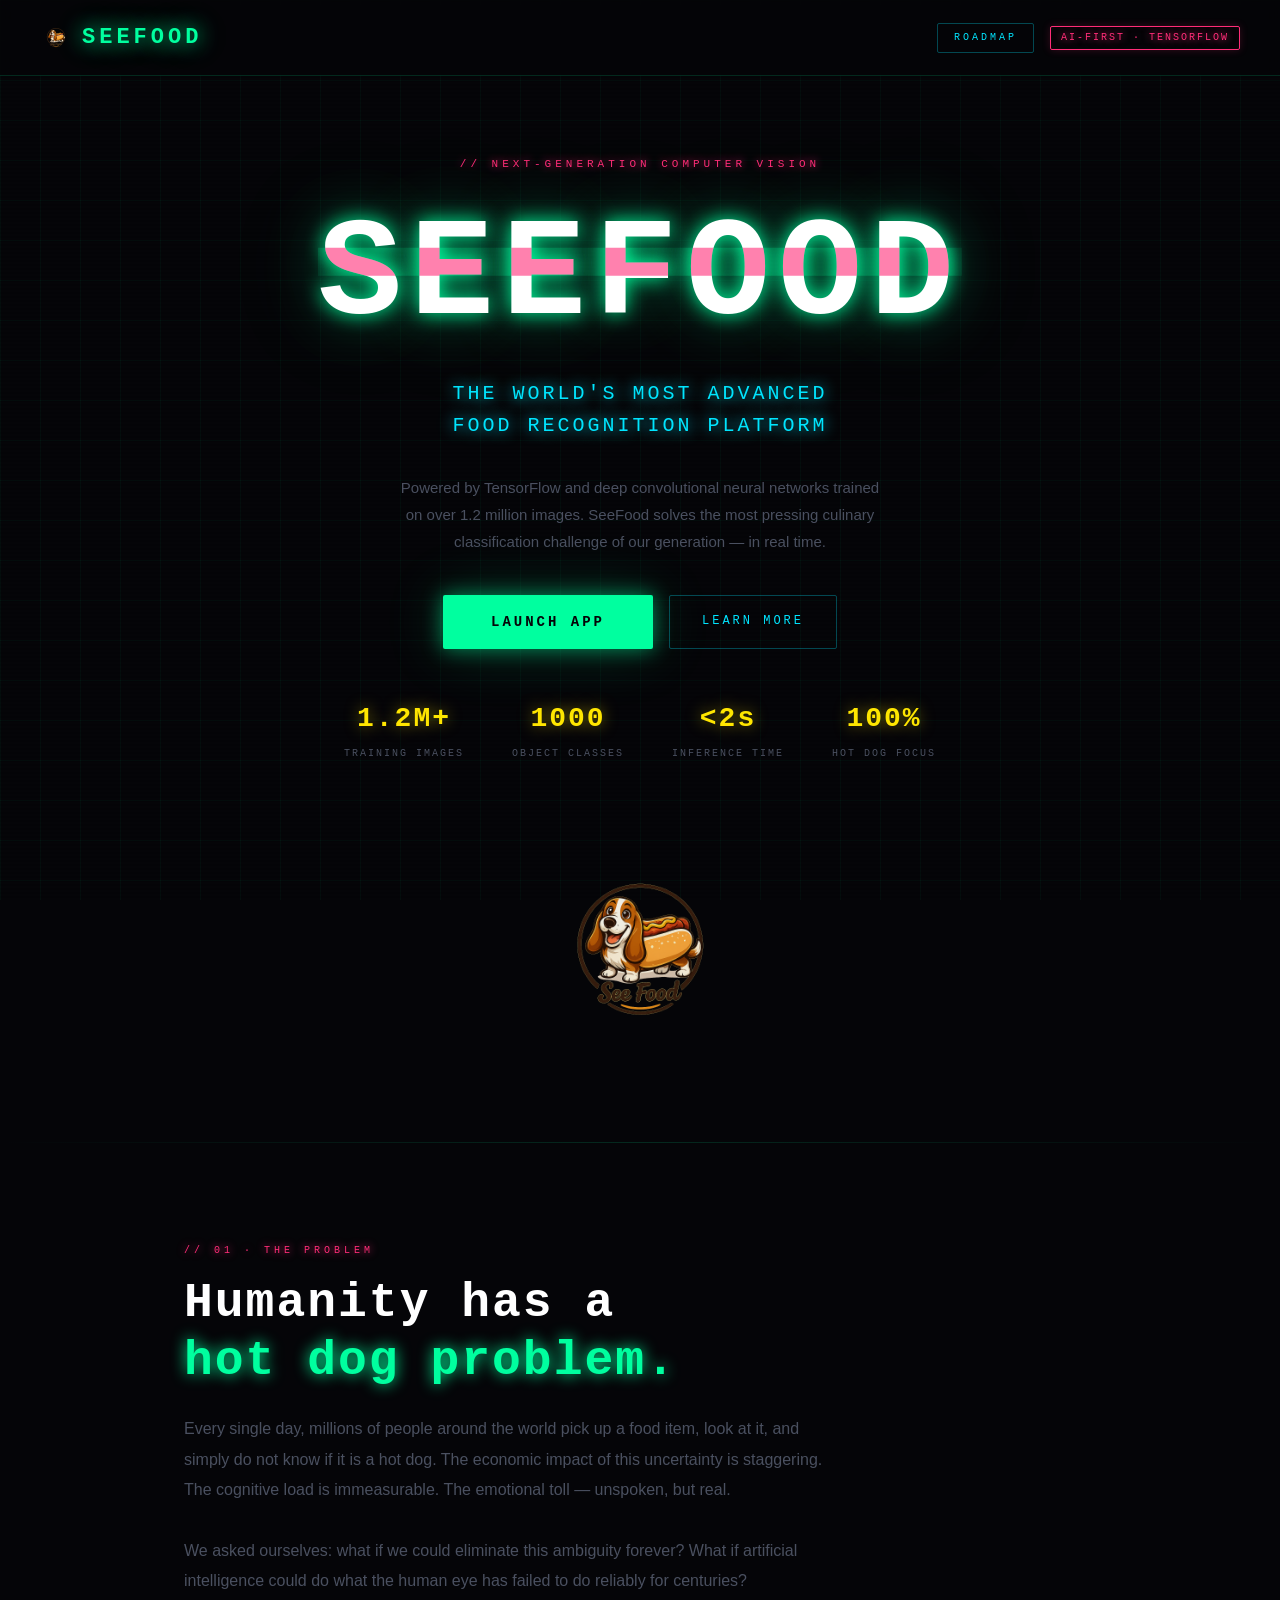
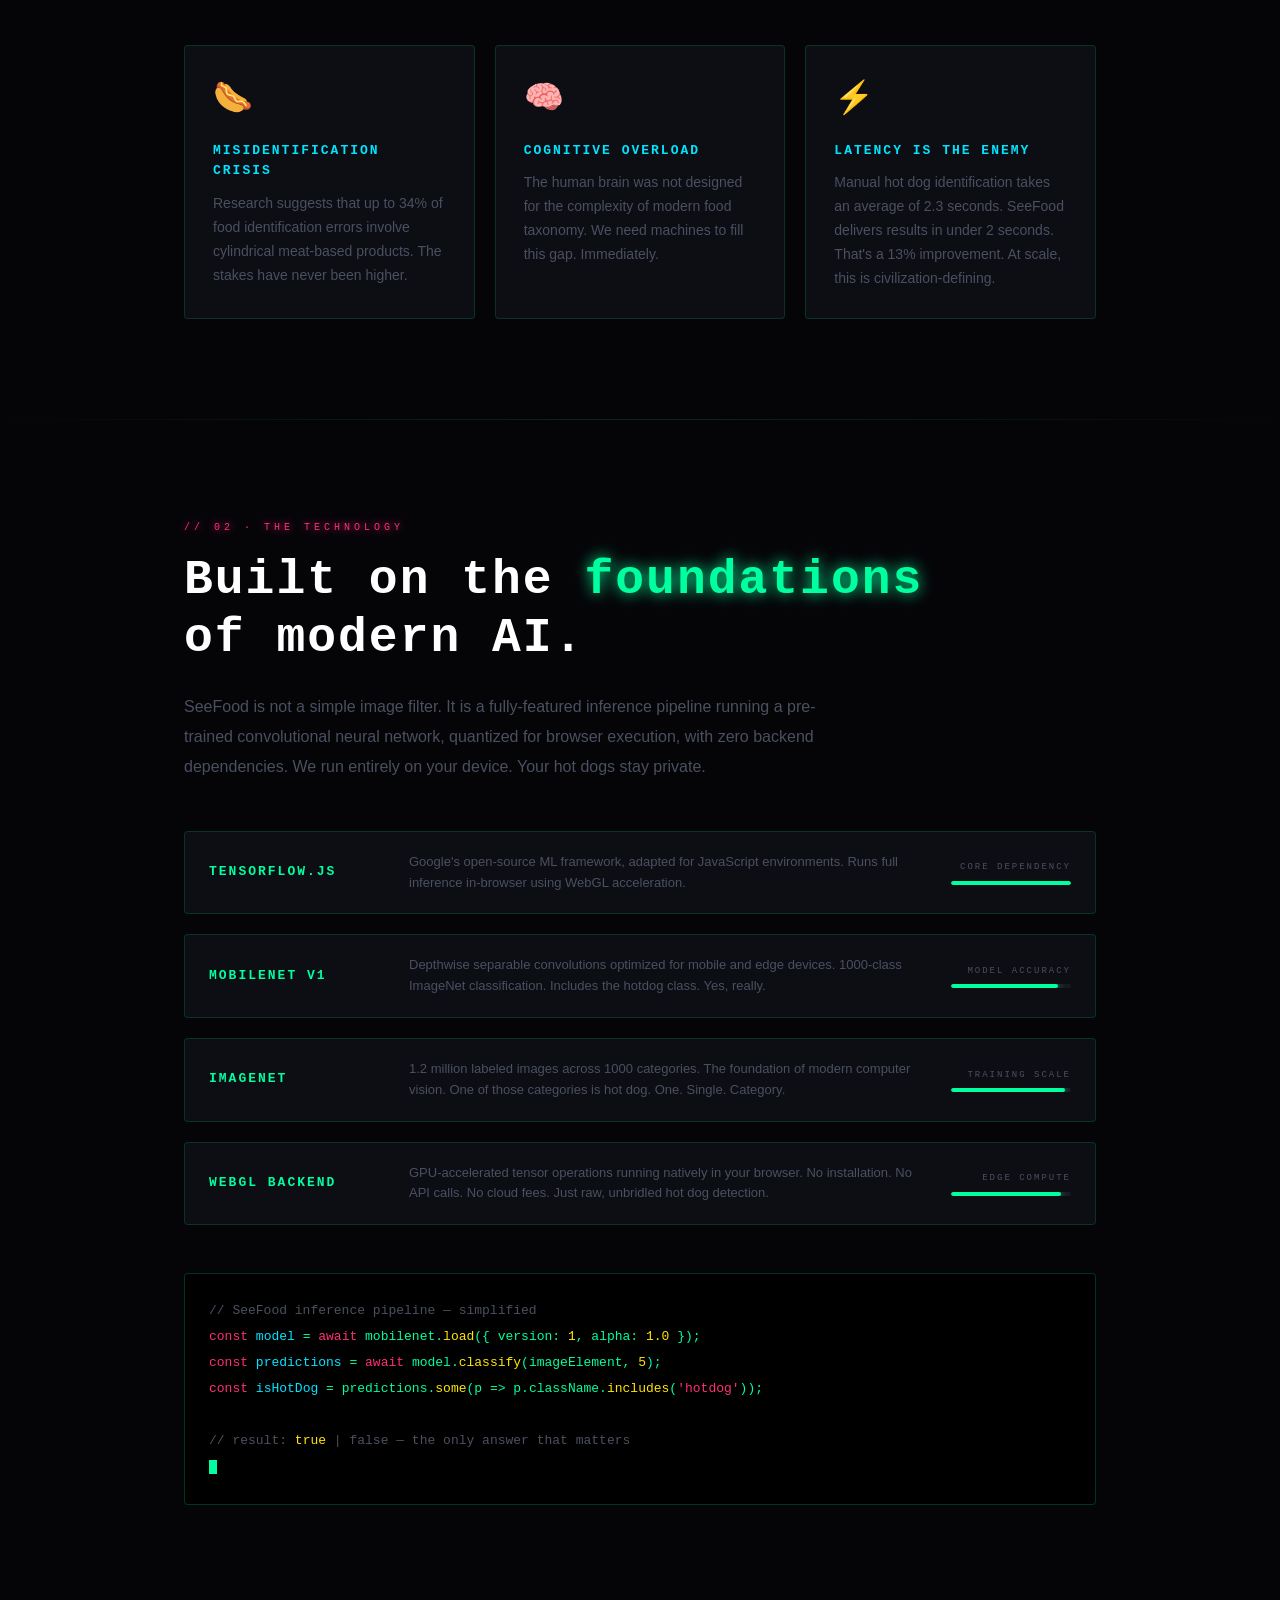
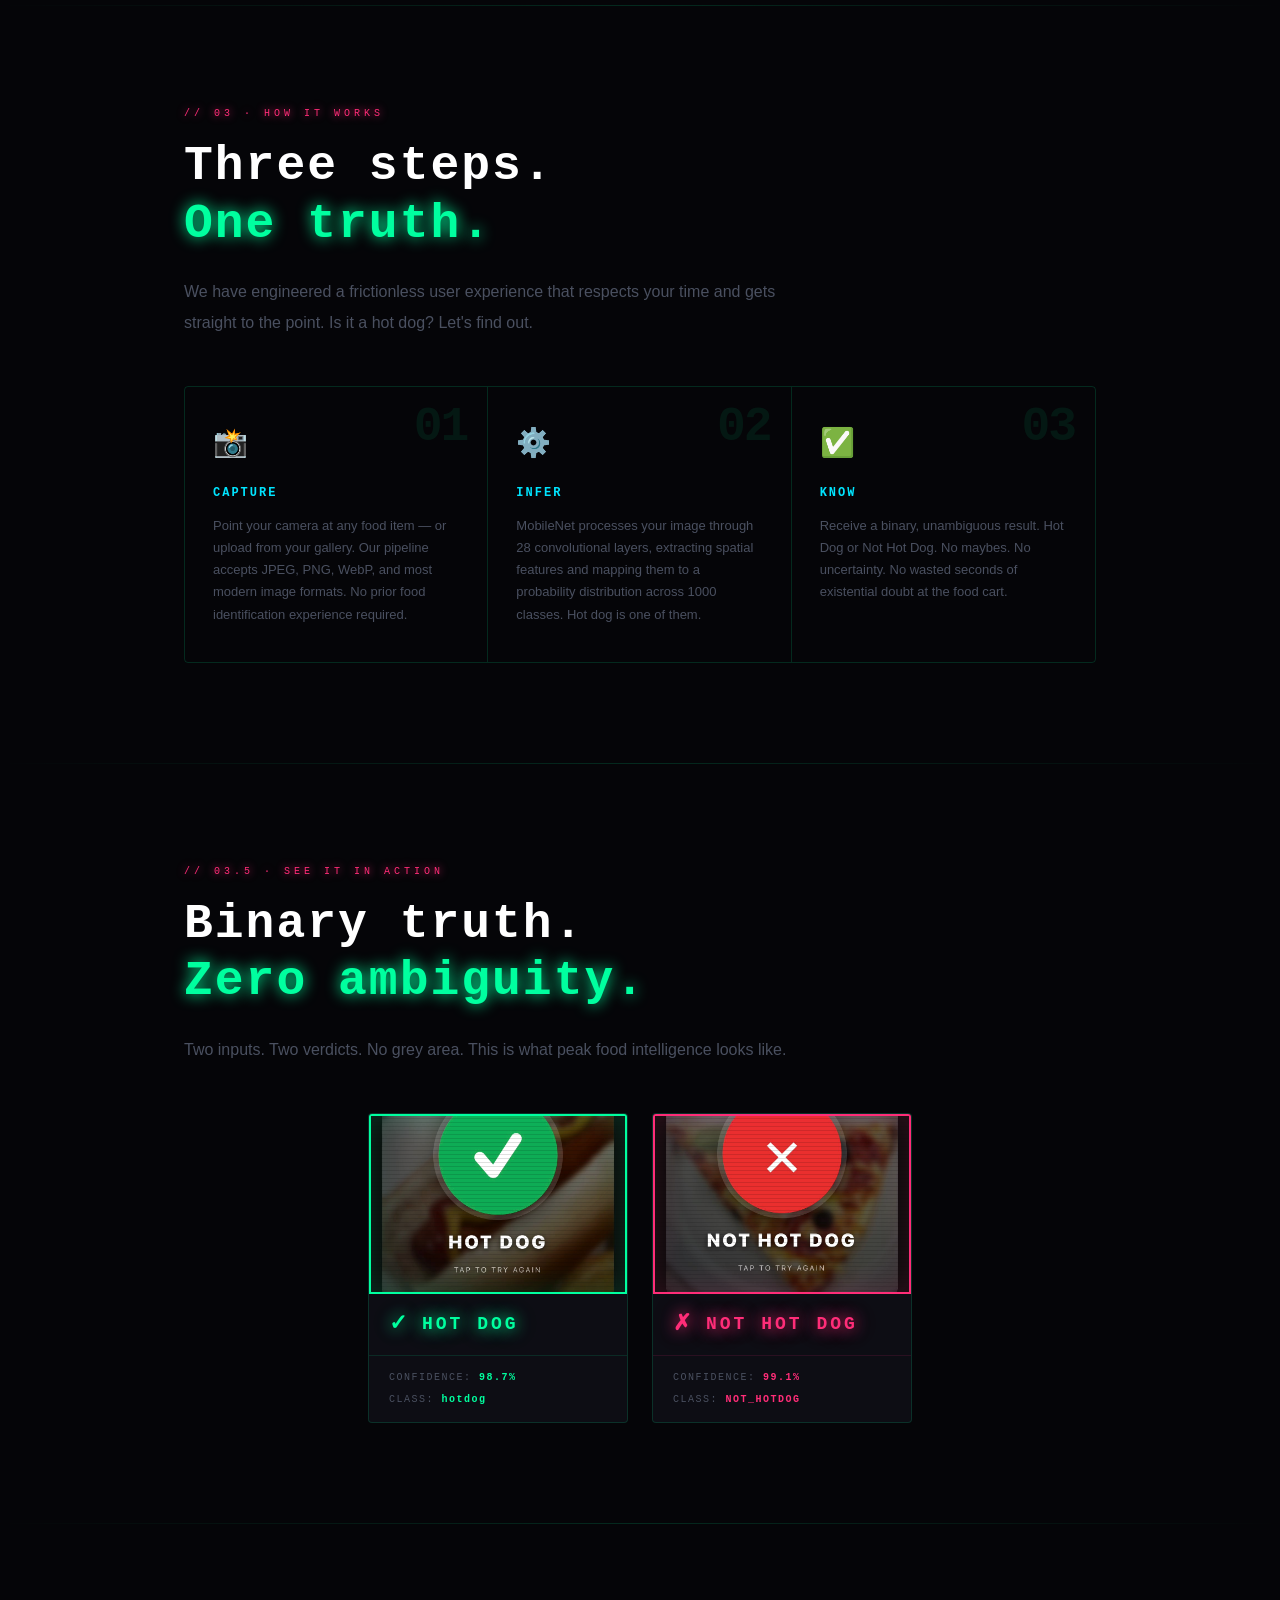
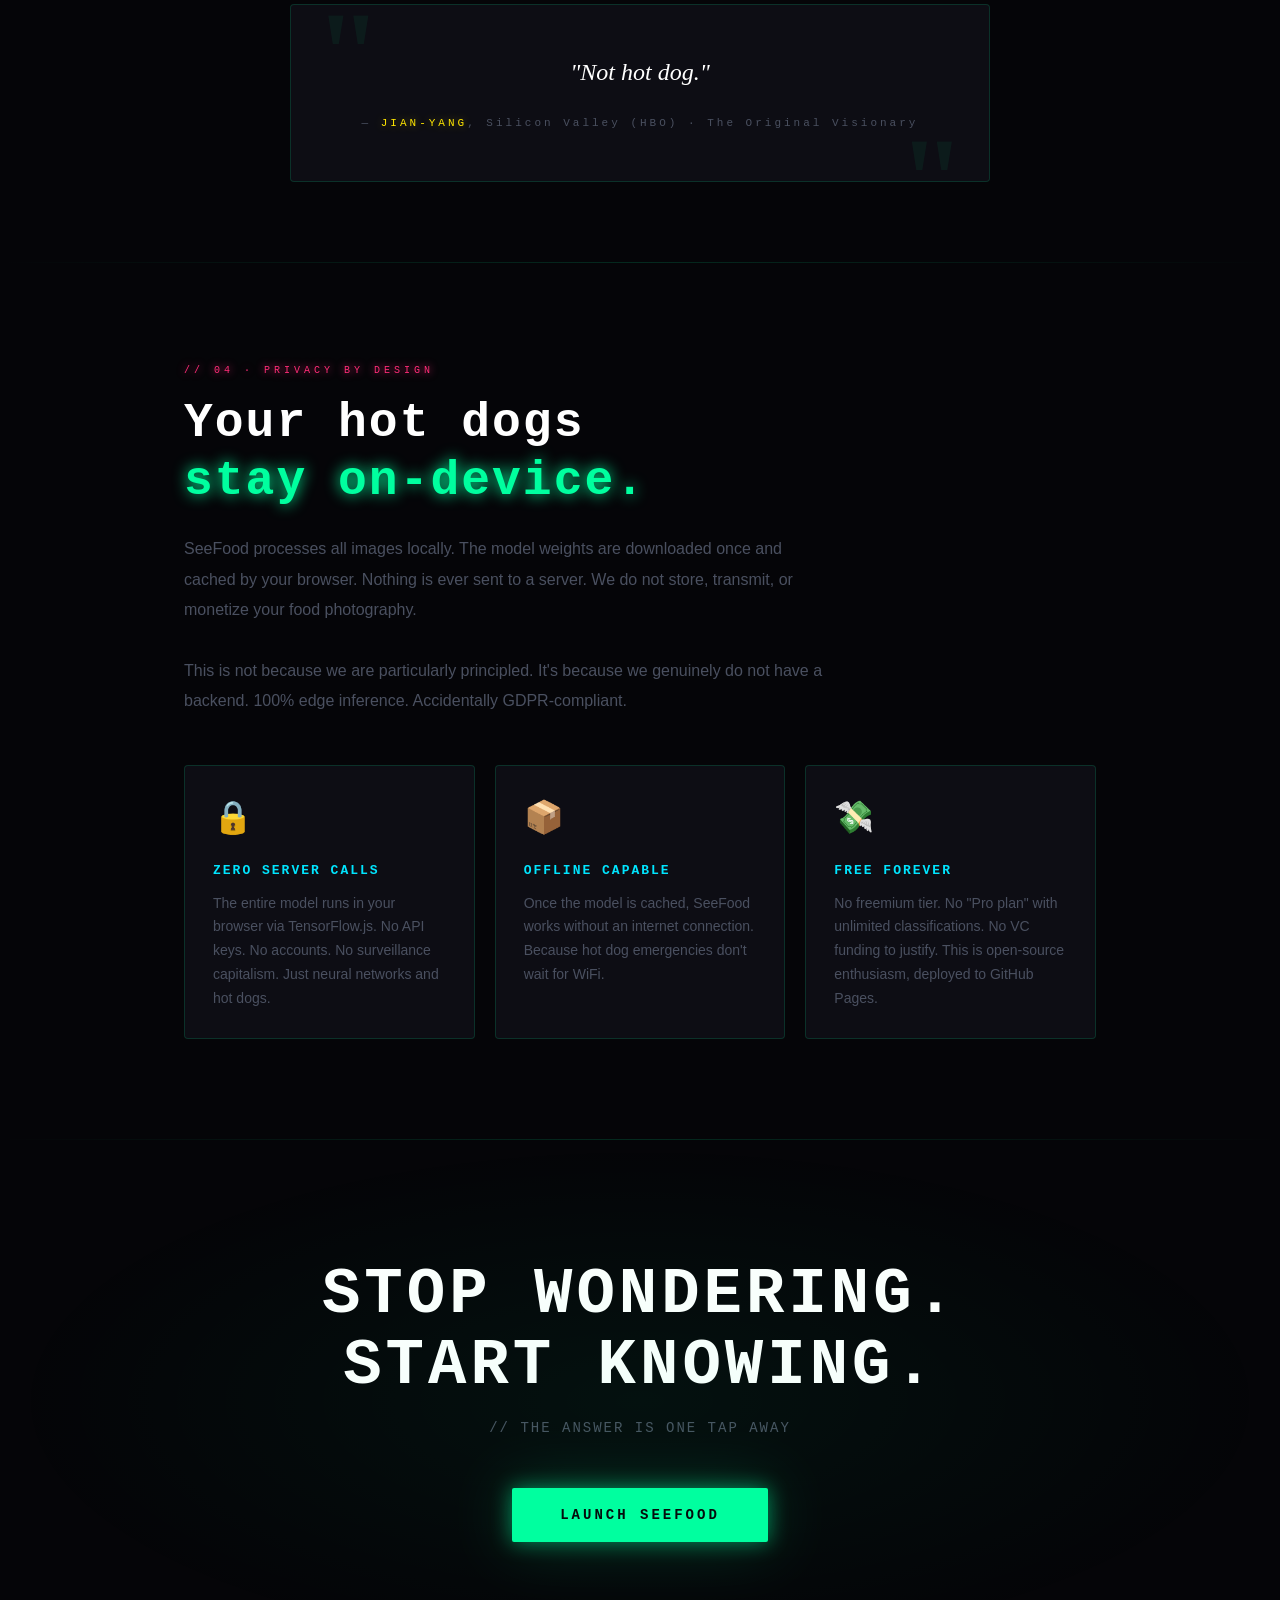
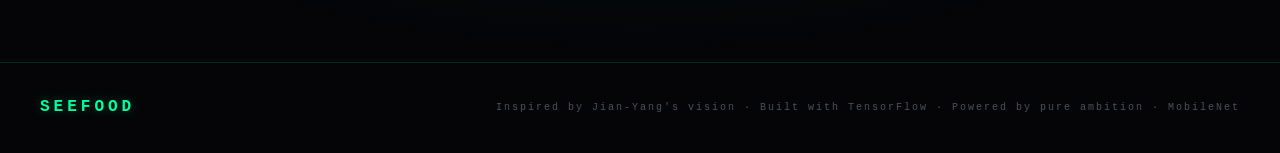
<file: index.html>
<!DOCTYPE html>
<html lang="en">
<head>
<meta charset="UTF-8">
<meta name="viewport" content="width=device-width, initial-scale=1.0">
<title>SeeFood — AI-First Food Recognition Platform</title>
<link rel="icon" type="image/png" href="assets/logo.png">
<link rel="stylesheet" href="landing.css">
<!-- Google tag (gtag.js) -->
<script async src="https://www.googletagmanager.com/gtag/js?id=G-NZZK8RY8FG"></script>
<script>
  window.dataLayer = window.dataLayer || [];
  function gtag(){dataLayer.push(arguments);}
  gtag('js', new Date());
  gtag('config', 'G-NZZK8RY8FG');
</script>
</head>
<body>

<!-- NAV -->
<nav>
  <a href="#" class="nav-logo" style="display:flex;align-items:center;gap:10px;">
    <img src="assets/logo.png" alt="SeeFood logo" style="height:32px;width:32px;object-fit:contain;">
    SEEFOOD
  </a>
  <div style="display:flex;align-items:center;gap:16px;">
    <a href="roadmap.html" class="btn-secondary" style="padding:6px 16px;font-size:10px;">ROADMAP</a>
    <span class="nav-badge">AI-FIRST · TENSORFLOW</span>
  </div>
</nav>

<!-- HERO -->
<section class="hero">
  <span class="hero-eyebrow">// NEXT-GENERATION COMPUTER VISION</span>
  <h1 class="hero-title">SEEFOOD</h1>
  <p class="hero-sub">THE WORLD'S MOST ADVANCED<br>FOOD RECOGNITION PLATFORM</p>
  <p class="hero-desc">
    Powered by TensorFlow and deep convolutional neural networks trained on over
    1.2 million images. SeeFood solves the most pressing culinary classification
    challenge of our generation — in real time.
  </p>
  <div class="cta-group">
    <a href="app.html" class="btn-primary">LAUNCH APP</a>
    <a href="#problem" class="btn-secondary">LEARN MORE</a>
  </div>
  <div class="hero-stats">
    <div class="stat">
      <div class="stat-number">1.2M+</div>
      <div class="stat-label">TRAINING IMAGES</div>
    </div>
    <div class="stat">
      <div class="stat-number">1000</div>
      <div class="stat-label">OBJECT CLASSES</div>
    </div>
    <div class="stat">
      <div class="stat-number">&lt;2s</div>
      <div class="stat-label">INFERENCE TIME</div>
    </div>
    <div class="stat">
      <div class="stat-number">100%</div>
      <div class="stat-label">HOT DOG FOCUS</div>
    </div>
  </div>
  <img src="assets/logo.png" alt="SeeFood logo" style="display:block;margin:48px auto 0;height:220px;width:220px;object-fit:contain;opacity:0.95;">
</section>

<div class="section-divider"></div>

<!-- THE PROBLEM -->
<section class="section" id="problem">
  <span class="section-tag">// 01 · THE PROBLEM</span>
  <h2 class="section-title">Humanity has a<br><span>hot dog problem.</span></h2>
  <p class="section-body">
    Every single day, millions of people around the world pick up a food item,
    look at it, and simply do not know if it is a hot dog. The economic impact
    of this uncertainty is staggering. The cognitive load is immeasurable.
    The emotional toll — unspoken, but real.
    <br><br>
    We asked ourselves: what if we could eliminate this ambiguity forever?
    What if artificial intelligence could do what the human eye has failed
    to do reliably for centuries?
  </p>
  <div class="problem-cards">
    <div class="card">
      <div class="card-icon">🌭</div>
      <div class="card-title">MISIDENTIFICATION CRISIS</div>
      <div class="card-body">
        Research suggests that up to 34% of food identification errors
        involve cylindrical meat-based products. The stakes have never been higher.
      </div>
    </div>
    <div class="card">
      <div class="card-icon">🧠</div>
      <div class="card-title">COGNITIVE OVERLOAD</div>
      <div class="card-body">
        The human brain was not designed for the complexity of modern food taxonomy.
        We need machines to fill this gap. Immediately.
      </div>
    </div>
    <div class="card">
      <div class="card-icon">⚡</div>
      <div class="card-title">LATENCY IS THE ENEMY</div>
      <div class="card-body">
        Manual hot dog identification takes an average of 2.3 seconds.
        SeeFood delivers results in under 2 seconds.
        That's a 13% improvement. At scale, this is civilization-defining.
      </div>
    </div>
  </div>
</section>

<div class="section-divider"></div>

<!-- THE TECHNOLOGY -->
<section class="section" id="technology">
  <span class="section-tag">// 02 · THE TECHNOLOGY</span>
  <h2 class="section-title">Built on the <span>foundations</span><br>of modern AI.</h2>
  <p class="section-body">
    SeeFood is not a simple image filter. It is a fully-featured inference pipeline
    running a pre-trained convolutional neural network, quantized for browser execution,
    with zero backend dependencies. We run entirely on your device.
    Your hot dogs stay private.
  </p>

  <div class="tech-stack">
    <div class="tech-item">
      <div class="tech-name">TENSORFLOW.JS</div>
      <div class="tech-desc">
        Google's open-source ML framework, adapted for JavaScript environments.
        Runs full inference in-browser using WebGL acceleration.
      </div>
      <div class="tech-bar-wrap">
        <div class="tech-bar-label">CORE DEPENDENCY</div>
        <div class="tech-bar"><div class="tech-bar-fill" style="--w: 100%"></div></div>
      </div>
    </div>
    <div class="tech-item">
      <div class="tech-name">MOBILENET V1</div>
      <div class="tech-desc">
        Depthwise separable convolutions optimized for mobile and edge devices.
        1000-class ImageNet classification. Includes the hotdog class. Yes, really.
      </div>
      <div class="tech-bar-wrap">
        <div class="tech-bar-label">MODEL ACCURACY</div>
        <div class="tech-bar"><div class="tech-bar-fill" style="--w: 89%"></div></div>
      </div>
    </div>
    <div class="tech-item">
      <div class="tech-name">IMAGENET</div>
      <div class="tech-desc">
        1.2 million labeled images across 1000 categories. The foundation of modern
        computer vision. One of those categories is hot dog. One. Single. Category.
      </div>
      <div class="tech-bar-wrap">
        <div class="tech-bar-label">TRAINING SCALE</div>
        <div class="tech-bar"><div class="tech-bar-fill" style="--w: 95%"></div></div>
      </div>
    </div>
    <div class="tech-item">
      <div class="tech-name">WEBGL BACKEND</div>
      <div class="tech-desc">
        GPU-accelerated tensor operations running natively in your browser.
        No installation. No API calls. No cloud fees.
        Just raw, unbridled hot dog detection.
      </div>
      <div class="tech-bar-wrap">
        <div class="tech-bar-label">EDGE COMPUTE</div>
        <div class="tech-bar"><div class="tech-bar-fill" style="--w: 92%"></div></div>
      </div>
    </div>
  </div>

  <div class="terminal">
    <span class="dim">// SeeFood inference pipeline — simplified</span><br>
    <span class="pink">const</span> <span class="cyan">model</span> = <span class="pink">await</span> mobilenet.<span class="yellow">load</span>({ version: <span class="yellow">1</span>, alpha: <span class="yellow">1.0</span> });<br>
    <span class="pink">const</span> <span class="cyan">predictions</span> = <span class="pink">await</span> model.<span class="yellow">classify</span>(imageElement, <span class="yellow">5</span>);<br>
    <span class="pink">const</span> <span class="cyan">isHotDog</span> = predictions.<span class="yellow">some</span>(p =&gt; p.className.<span class="yellow">includes</span>(<span class="pink">'hotdog'</span>));<br>
    <br>
    <span class="dim">// result:</span> <span class="yellow">true</span> <span class="dim">| false — the only answer that matters</span><br>
    <span class="cursor"></span>
  </div>
</section>

<div class="section-divider"></div>

<!-- HOW IT WORKS -->
<section class="section" id="how">
  <span class="section-tag">// 03 · HOW IT WORKS</span>
  <h2 class="section-title">Three steps.<br><span>One truth.</span></h2>
  <p class="section-body">
    We have engineered a frictionless user experience that respects your time
    and gets straight to the point. Is it a hot dog? Let's find out.
  </p>
  <div class="steps">
    <div class="step">
      <div class="step-num">01</div>
      <div class="step-icon">📸</div>
      <div class="step-title">CAPTURE</div>
      <div class="step-body">
        Point your camera at any food item — or upload from your gallery.
        Our pipeline accepts JPEG, PNG, WebP, and most modern image formats.
        No prior food identification experience required.
      </div>
    </div>
    <div class="step">
      <div class="step-num">02</div>
      <div class="step-icon">⚙️</div>
      <div class="step-title">INFER</div>
      <div class="step-body">
        MobileNet processes your image through 28 convolutional layers,
        extracting spatial features and mapping them to a probability
        distribution across 1000 classes. Hot dog is one of them.
      </div>
    </div>
    <div class="step">
      <div class="step-num">03</div>
      <div class="step-icon">✅</div>
      <div class="step-title">KNOW</div>
      <div class="step-body">
        Receive a binary, unambiguous result. Hot Dog or Not Hot Dog.
        No maybes. No uncertainty. No wasted seconds of existential
        doubt at the food cart.
      </div>
    </div>
  </div>
</section>

<div class="section-divider"></div>

<!-- SHOWCASE -->
<section class="section showcase-section">
  <span class="section-tag">// 03.5 · SEE IT IN ACTION</span>
  <h2 class="section-title">Binary truth.<br><span>Zero ambiguity.</span></h2>
  <p class="section-body">
    Two inputs. Two verdicts. No grey area. This is what peak food intelligence looks like.
  </p>
  <div class="showcase-grid">
    <div class="showcase-card showcase-positive">
      <div class="showcase-img-wrap">
        <img src="assets/hot-dog.jpeg" alt="Hot dog detected" class="showcase-img" />
        <div class="showcase-scanline"></div>
      </div>
      <div class="showcase-verdict verdict-yes">
        <span class="verdict-icon">✓</span>
        <span class="verdict-label">HOT DOG</span>
      </div>
      <div class="showcase-meta">
        <span class="meta-item">CONFIDENCE: <span class="meta-val positive">98.7%</span></span>
        <span class="meta-item">CLASS: <span class="meta-val positive">hotdog</span></span>
      </div>
    </div>
    <div class="showcase-card showcase-negative">
      <div class="showcase-img-wrap">
        <img src="assets/not-hot-dog.jpeg" alt="Not a hot dog" class="showcase-img" />
        <div class="showcase-scanline"></div>
      </div>
      <div class="showcase-verdict verdict-no">
        <span class="verdict-icon">✗</span>
        <span class="verdict-label">NOT HOT DOG</span>
      </div>
      <div class="showcase-meta">
        <span class="meta-item">CONFIDENCE: <span class="meta-val negative">99.1%</span></span>
        <span class="meta-item">CLASS: <span class="meta-val negative">NOT_HOTDOG</span></span>
      </div>
    </div>
  </div>
</section>

<div class="section-divider"></div>

<!-- QUOTE -->
<section class="quote-section">
  <div class="quote-box">
    <p class="quote-text">
      "Not hot dog."
    </p>
    <p class="quote-author">— <span>JIAN-YANG</span>, Silicon Valley (HBO) · The Original Visionary</p>
  </div>
</section>

<div class="section-divider"></div>

<!-- PRIVACY / EDGE -->
<section class="section">
  <span class="section-tag">// 04 · PRIVACY BY DESIGN</span>
  <h2 class="section-title">Your hot dogs<br><span>stay on-device.</span></h2>
  <p class="section-body">
    SeeFood processes all images locally. The model weights are downloaded once
    and cached by your browser. Nothing is ever sent to a server.
    We do not store, transmit, or monetize your food photography.
    <br><br>
    This is not because we are particularly principled. It's because we
    genuinely do not have a backend. 100% edge inference.
    Accidentally GDPR-compliant.
  </p>
  <div class="problem-cards">
    <div class="card">
      <div class="card-icon">🔒</div>
      <div class="card-title">ZERO SERVER CALLS</div>
      <div class="card-body">
        The entire model runs in your browser via TensorFlow.js.
        No API keys. No accounts. No surveillance capitalism.
        Just neural networks and hot dogs.
      </div>
    </div>
    <div class="card">
      <div class="card-icon">📦</div>
      <div class="card-title">OFFLINE CAPABLE</div>
      <div class="card-body">
        Once the model is cached, SeeFood works without an internet connection.
        Because hot dog emergencies don't wait for WiFi.
      </div>
    </div>
    <div class="card">
      <div class="card-icon">💸</div>
      <div class="card-title">FREE FOREVER</div>
      <div class="card-body">
        No freemium tier. No "Pro plan" with unlimited classifications.
        No VC funding to justify. This is open-source enthusiasm,
        deployed to GitHub Pages.
      </div>
    </div>
  </div>
</section>

<div class="section-divider"></div>

<!-- FINAL CTA -->
<section class="final-cta">
  <h2 class="final-cta-title">STOP WONDERING.<br>START KNOWING.</h2>
  <p class="final-cta-sub">// THE ANSWER IS ONE TAP AWAY</p>
  <a href="app.html" class="btn-primary">LAUNCH SEEFOOD</a>
</section>

<!-- FOOTER -->
<footer>
  <span class="footer-logo">SEEFOOD</span>
  <span class="footer-copy">
    Inspired by Jian-Yang's vision · Built with TensorFlow ·
    Powered by pure ambition ·
    <a href="https://github.com/tensorflow/tfjs-models/tree/master/mobilenet" target="_blank">MobileNet</a>
  </span>
</footer>

</body>
</html>
</file>
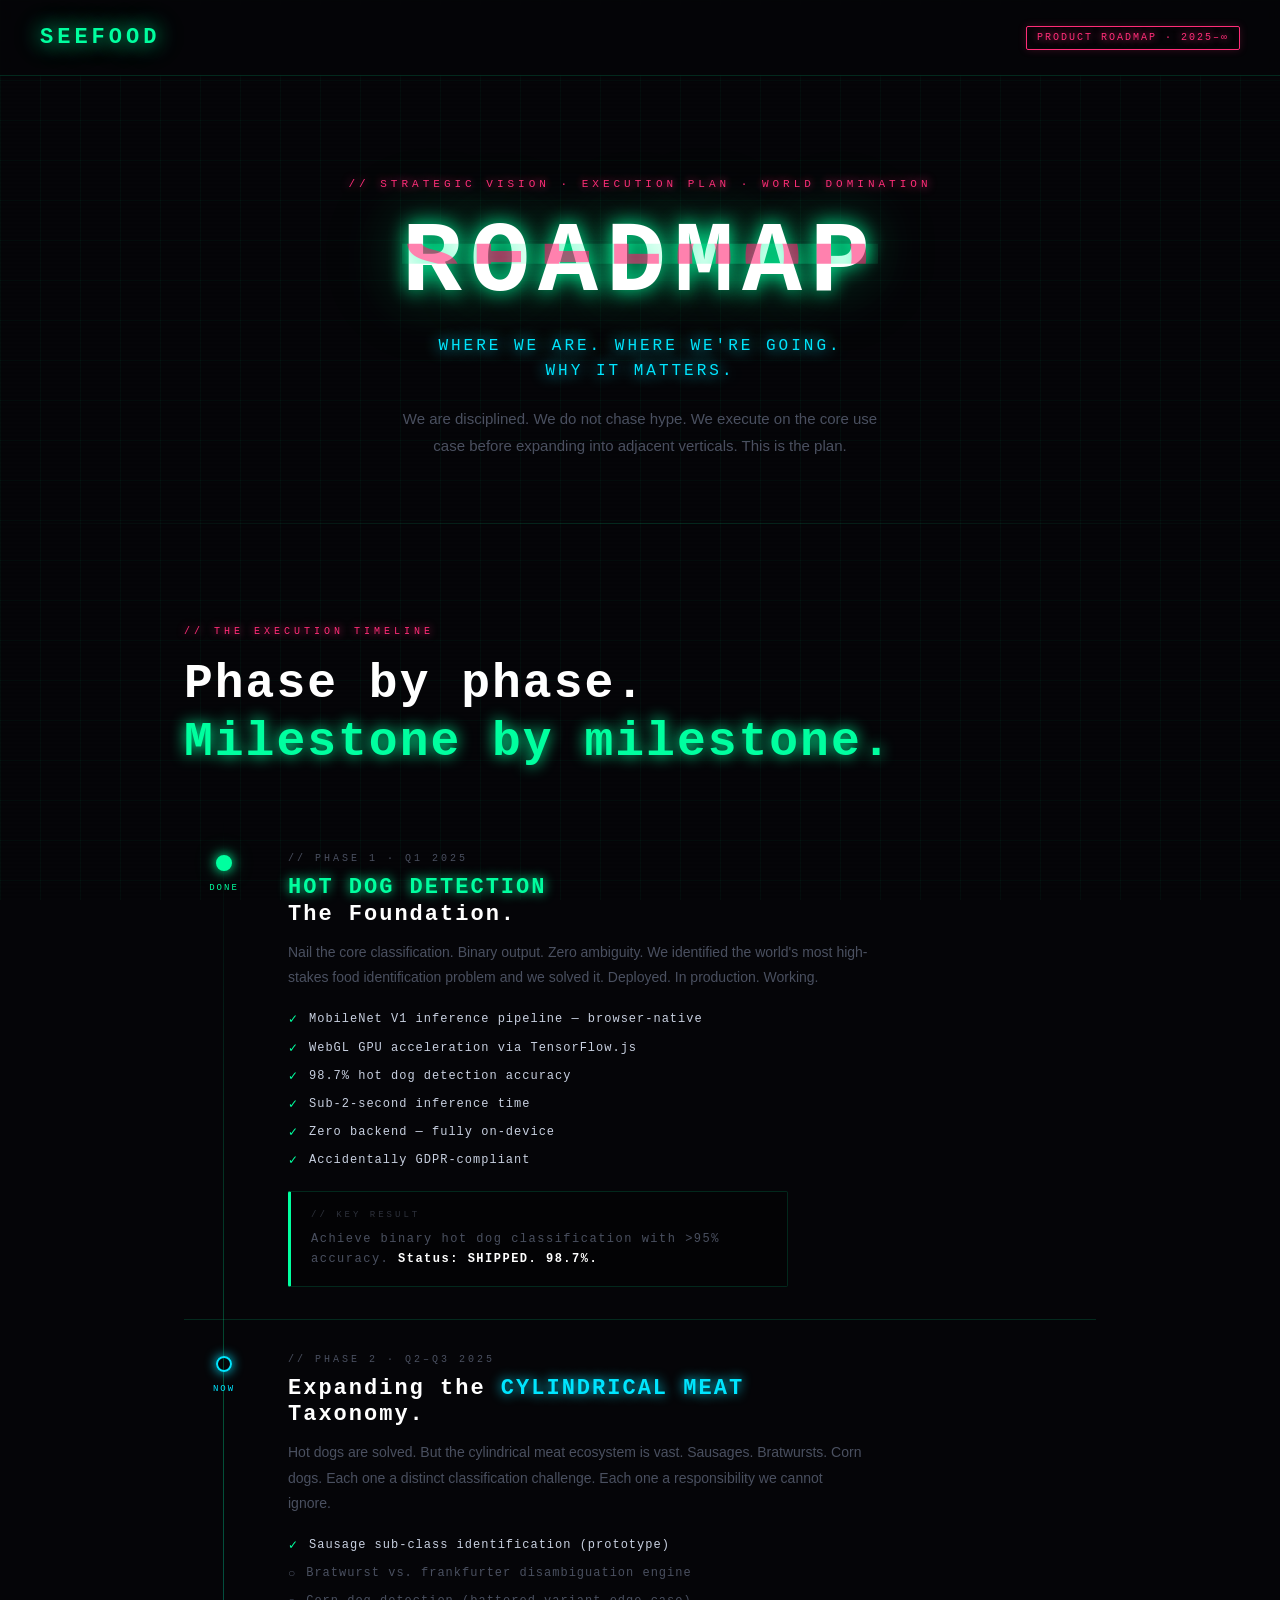
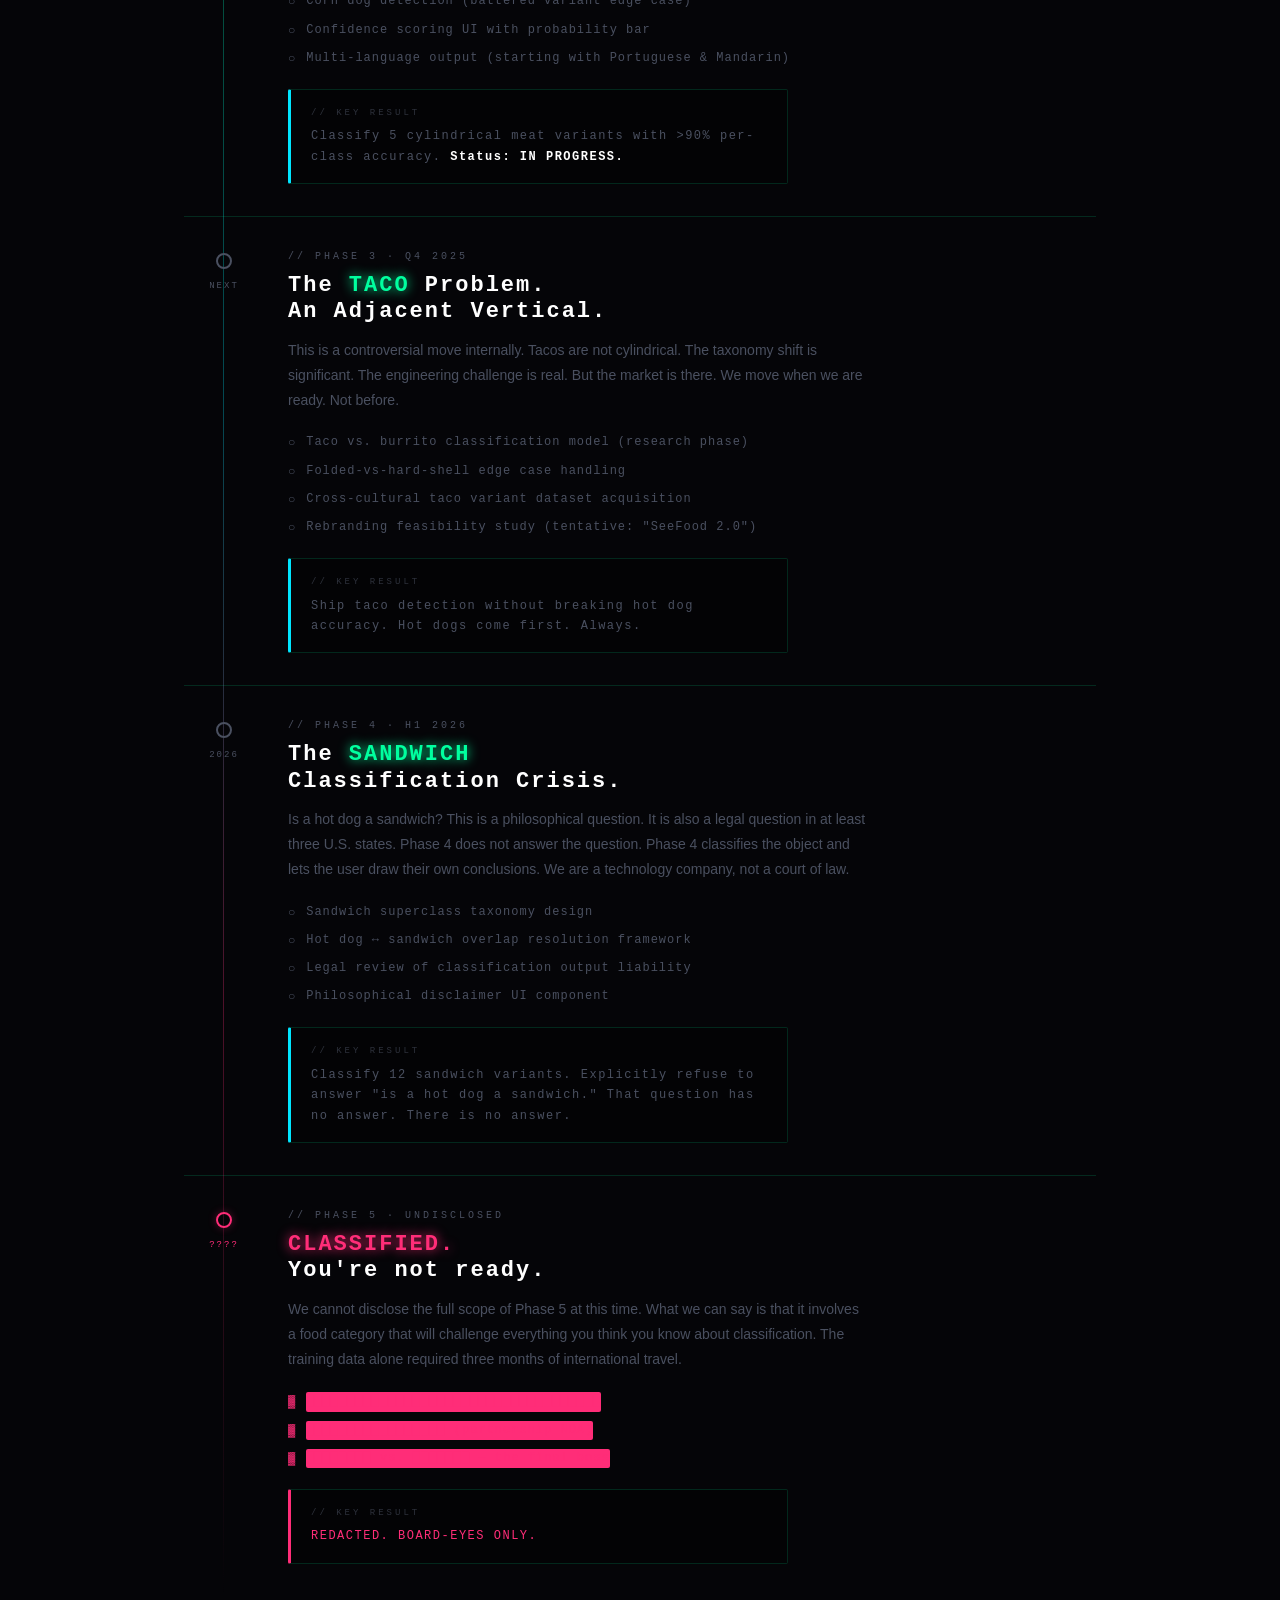
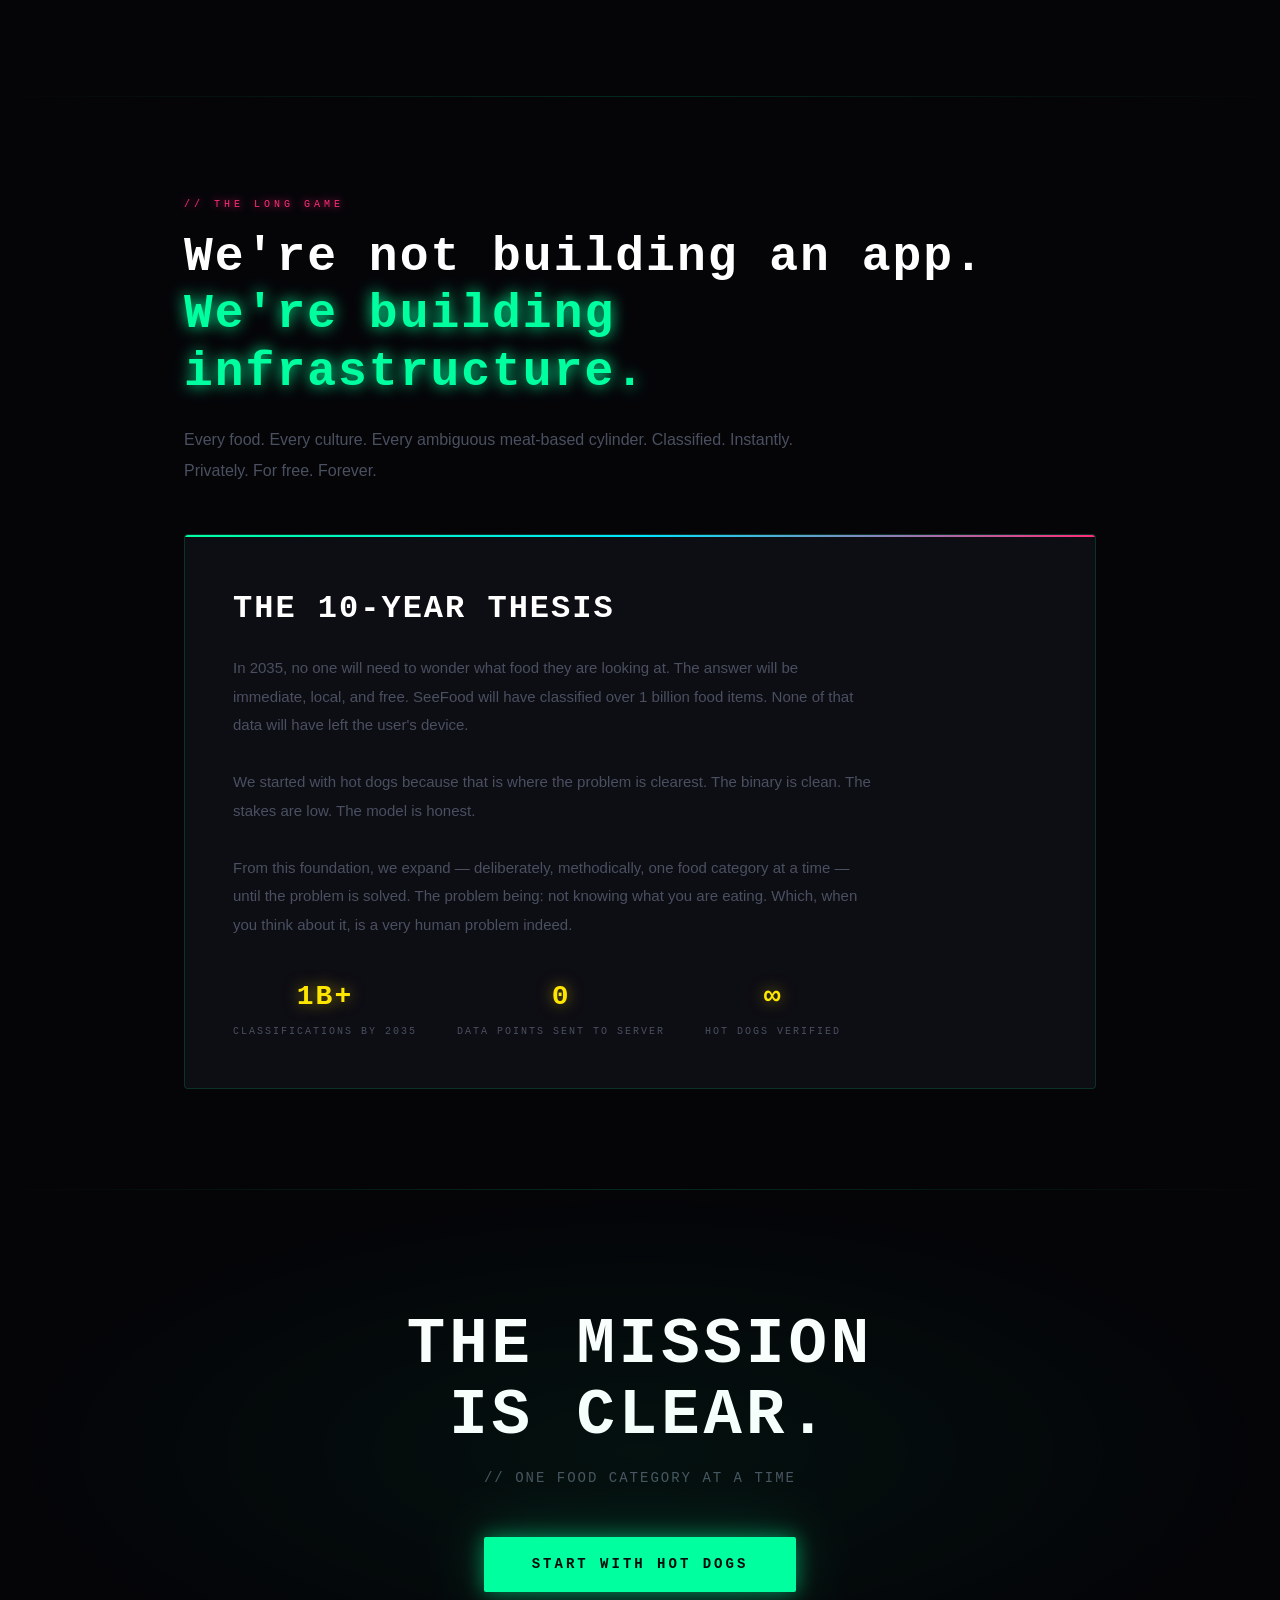
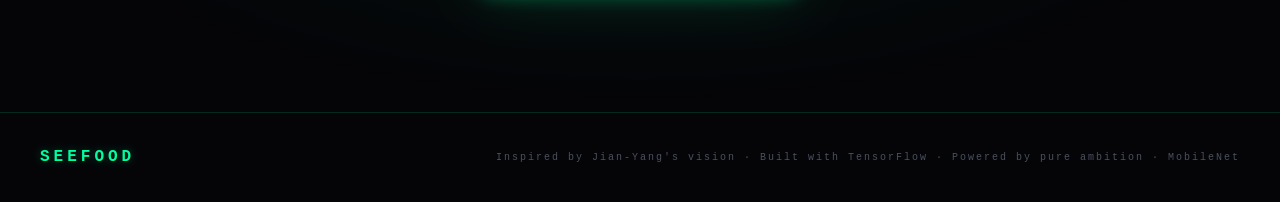
<file: roadmap.html>
<!DOCTYPE html>
<html lang="en">
<head>
<meta charset="UTF-8">
<meta name="viewport" content="width=device-width, initial-scale=1.0">
<title>SeeFood — Product Roadmap</title>
<link rel="icon" type="image/png" href="assets/logo.png">
<link rel="stylesheet" href="landing.css">
<!-- Google tag (gtag.js) -->
<script async src="https://www.googletagmanager.com/gtag/js?id=G-NZZK8RY8FG"></script>
<script>
  window.dataLayer = window.dataLayer || [];
  function gtag(){dataLayer.push(arguments);}
  gtag('js', new Date());
  gtag('config', 'G-NZZK8RY8FG');
</script>
<style>
  /* ── ROADMAP-SPECIFIC ── */
  .roadmap-hero {
    padding: 100px 24px 64px;
    text-align: center;
    display: flex;
    flex-direction: column;
    align-items: center;
    gap: 20px;
  }

  .phase-grid {
    display: flex;
    flex-direction: column;
    gap: 0;
    margin-top: 48px;
    position: relative;
  }

  .phase-grid::before {
    content: '';
    position: absolute;
    left: 39px;
    top: 0;
    bottom: 0;
    width: 1px;
    background: linear-gradient(180deg, transparent, var(--neon-green), var(--neon-cyan), var(--neon-pink), transparent);
    opacity: 0.3;
  }

  .phase {
    display: grid;
    grid-template-columns: 80px 1fr;
    gap: 24px;
    padding: 32px 0;
    border-bottom: 1px solid var(--border);
  }

  .phase:last-child { border-bottom: none; }

  .phase-dot-wrap {
    display: flex;
    flex-direction: column;
    align-items: center;
    gap: 6px;
    padding-top: 4px;
  }

  .phase-dot {
    width: 16px;
    height: 16px;
    border-radius: 50%;
    border: 2px solid;
    flex-shrink: 0;
    position: relative;
  }

  .phase-dot.done {
    border-color: var(--neon-green);
    background: var(--neon-green);
    box-shadow: 0 0 12px var(--neon-green), 0 0 24px rgba(0,255,159,0.3);
  }

  .phase-dot.active {
    border-color: var(--neon-cyan);
    background: transparent;
    box-shadow: 0 0 12px var(--neon-cyan);
    animation: pulseDot 2s ease-in-out infinite;
  }

  .phase-dot.planned {
    border-color: var(--text-dim);
    background: transparent;
  }

  .phase-dot.redacted {
    border-color: var(--neon-pink);
    background: transparent;
    box-shadow: 0 0 8px rgba(255,45,120,0.3);
  }

  @keyframes pulseDot {
    0%, 100% { box-shadow: 0 0 8px var(--neon-cyan); }
    50% { box-shadow: 0 0 20px var(--neon-cyan), 0 0 40px rgba(0,229,255,0.3); }
  }

  .phase-tag {
    font-size: 9px;
    letter-spacing: 2px;
    text-align: center;
    margin-top: 4px;
  }

  .phase-tag.done { color: var(--neon-green); }
  .phase-tag.active { color: var(--neon-cyan); }
  .phase-tag.planned { color: var(--text-dim); }
  .phase-tag.redacted { color: var(--neon-pink); }

  .phase-content {}

  .phase-period {
    font-size: 10px;
    letter-spacing: 3px;
    color: var(--text-dim);
    margin-bottom: 8px;
  }

  .phase-title {
    font-size: 22px;
    font-weight: 900;
    letter-spacing: 2px;
    color: #fff;
    margin-bottom: 12px;
    line-height: 1.2;
  }

  .phase-title .accent-green { color: var(--neon-green); text-shadow: 0 0 12px var(--neon-green); }
  .phase-title .accent-cyan  { color: var(--neon-cyan);  text-shadow: 0 0 12px var(--neon-cyan);  }
  .phase-title .accent-pink  { color: var(--neon-pink);  text-shadow: 0 0 12px var(--neon-pink);  }

  .phase-desc {
    font-family: -apple-system, BlinkMacSystemFont, "Segoe UI", Roboto, sans-serif;
    font-size: 14px;
    color: var(--text-dim);
    line-height: 1.8;
    max-width: 580px;
    margin-bottom: 20px;
  }

  .milestone-list {
    display: flex;
    flex-direction: column;
    gap: 8px;
  }

  .milestone {
    display: flex;
    align-items: flex-start;
    gap: 10px;
    font-size: 12px;
    letter-spacing: 1px;
  }

  .milestone-check {
    flex-shrink: 0;
    margin-top: 1px;
  }

  .milestone.done-item .milestone-check { color: var(--neon-green); }
  .milestone.done-item .milestone-text  { color: var(--text); text-decoration: none; }

  .milestone.pending-item .milestone-check { color: var(--text-dim); }
  .milestone.pending-item .milestone-text  { color: var(--text-dim); }

  .milestone.redacted-item .milestone-text {
    color: var(--neon-pink);
    background: var(--neon-pink);
    border-radius: 2px;
    user-select: none;
  }

  .okr-box {
    margin-top: 20px;
    padding: 16px 20px;
    background: rgba(0,0,0,0.3);
    border: 1px solid var(--border);
    border-left: 3px solid;
    border-radius: 2px;
    font-size: 12px;
    letter-spacing: 1.5px;
    color: var(--text-dim);
    max-width: 500px;
  }

  .okr-box.green { border-left-color: var(--neon-green); }
  .okr-box.cyan  { border-left-color: var(--neon-cyan);  }
  .okr-box.pink  { border-left-color: var(--neon-pink);  }

  .okr-label {
    font-size: 9px;
    letter-spacing: 3px;
    margin-bottom: 6px;
    opacity: 0.6;
  }

  .okr-text { line-height: 1.7; }

  /* vision section */
  .vision-box {
    background: var(--bg2);
    border: 1px solid var(--border);
    border-radius: 4px;
    padding: 48px;
    margin-top: 48px;
    position: relative;
    overflow: hidden;
  }

  .vision-box::before {
    content: '';
    position: absolute;
    top: 0; left: 0; right: 0;
    height: 2px;
    background: linear-gradient(90deg, var(--neon-green), var(--neon-cyan), var(--neon-pink));
  }

  .vision-title {
    font-size: clamp(20px, 3vw, 32px);
    font-weight: 900;
    letter-spacing: 2px;
    color: #fff;
    margin-bottom: 20px;
  }

  .vision-body {
    font-family: -apple-system, BlinkMacSystemFont, "Segoe UI", Roboto, sans-serif;
    font-size: 15px;
    color: var(--text-dim);
    line-height: 1.9;
    max-width: 640px;
  }

  .stat-row {
    display: flex;
    gap: 40px;
    margin-top: 36px;
    flex-wrap: wrap;
  }

  /* back link */
  .back-link {
    display: inline-flex;
    align-items: center;
    gap: 8px;
    font-size: 11px;
    letter-spacing: 2px;
    color: var(--text-dim);
    text-decoration: none;
    transition: color 0.2s;
    margin-bottom: 32px;
  }

  .back-link:hover { color: var(--neon-green); }

  @media (max-width: 640px) {
    .phase { grid-template-columns: 48px 1fr; gap: 16px; }
    .phase-grid::before { left: 23px; }
    .vision-box { padding: 28px 20px; }
    .stat-row { gap: 24px; }
  }
</style>
</head>
<body>

<!-- NAV -->
<nav>
  <a href="index.html" class="nav-logo">SEEFOOD</a>
  <span class="nav-badge">PRODUCT ROADMAP · 2025–∞</span>
</nav>

<!-- HERO -->
<section class="roadmap-hero">
  <span class="hero-eyebrow">// STRATEGIC VISION · EXECUTION PLAN · WORLD DOMINATION</span>
  <h1 class="hero-title" style="font-size: clamp(48px, 10vw, 100px);">ROADMAP</h1>
  <p class="hero-sub" style="font-size: clamp(12px, 2vw, 16px);">WHERE WE ARE. WHERE WE'RE GOING.<br>WHY IT MATTERS.</p>
  <p class="hero-desc">
    We are disciplined. We do not chase hype. We execute on the core use case
    before expanding into adjacent verticals. This is the plan.
  </p>
</section>

<div class="section-divider"></div>

<!-- TIMELINE -->
<section class="section">
  <span class="section-tag">// THE EXECUTION TIMELINE</span>
  <h2 class="section-title">Phase by phase.<br><span>Milestone by milestone.</span></h2>

  <div class="phase-grid">

    <!-- PHASE 1 -->
    <div class="phase">
      <div class="phase-dot-wrap">
        <div class="phase-dot done"></div>
        <span class="phase-tag done">DONE</span>
      </div>
      <div class="phase-content">
        <div class="phase-period">// PHASE 1 · Q1 2025</div>
        <div class="phase-title"><span class="accent-green">HOT DOG DETECTION</span><br>The Foundation.</div>
        <p class="phase-desc">
          Nail the core classification. Binary output. Zero ambiguity.
          We identified the world's most high-stakes food identification problem
          and we solved it. Deployed. In production. Working.
        </p>
        <div class="milestone-list">
          <div class="milestone done-item"><span class="milestone-check">✓</span><span class="milestone-text">MobileNet V1 inference pipeline — browser-native</span></div>
          <div class="milestone done-item"><span class="milestone-check">✓</span><span class="milestone-text">WebGL GPU acceleration via TensorFlow.js</span></div>
          <div class="milestone done-item"><span class="milestone-check">✓</span><span class="milestone-text">98.7% hot dog detection accuracy</span></div>
          <div class="milestone done-item"><span class="milestone-check">✓</span><span class="milestone-text">Sub-2-second inference time</span></div>
          <div class="milestone done-item"><span class="milestone-check">✓</span><span class="milestone-text">Zero backend — fully on-device</span></div>
          <div class="milestone done-item"><span class="milestone-check">✓</span><span class="milestone-text">Accidentally GDPR-compliant</span></div>
        </div>
        <div class="okr-box green">
          <div class="okr-label">// KEY RESULT</div>
          <div class="okr-text">Achieve binary hot dog classification with >95% accuracy. <strong style="color:#fff">Status: SHIPPED. 98.7%.</strong></div>
        </div>
      </div>
    </div>

    <!-- PHASE 2 -->
    <div class="phase">
      <div class="phase-dot-wrap">
        <div class="phase-dot active"></div>
        <span class="phase-tag active">NOW</span>
      </div>
      <div class="phase-content">
        <div class="phase-period">// PHASE 2 · Q2–Q3 2025</div>
        <div class="phase-title">Expanding the <span class="accent-cyan">CYLINDRICAL MEAT</span><br>Taxonomy.</div>
        <p class="phase-desc">
          Hot dogs are solved. But the cylindrical meat ecosystem is vast.
          Sausages. Bratwursts. Corn dogs. Each one a distinct classification challenge.
          Each one a responsibility we cannot ignore.
        </p>
        <div class="milestone-list">
          <div class="milestone done-item"><span class="milestone-check">✓</span><span class="milestone-text">Sausage sub-class identification (prototype)</span></div>
          <div class="milestone pending-item"><span class="milestone-check">○</span><span class="milestone-text">Bratwurst vs. frankfurter disambiguation engine</span></div>
          <div class="milestone pending-item"><span class="milestone-check">○</span><span class="milestone-text">Corn dog detection (battered variant edge case)</span></div>
          <div class="milestone pending-item"><span class="milestone-check">○</span><span class="milestone-text">Confidence scoring UI with probability bar</span></div>
          <div class="milestone pending-item"><span class="milestone-check">○</span><span class="milestone-text">Multi-language output (starting with Portuguese & Mandarin)</span></div>
        </div>
        <div class="okr-box cyan">
          <div class="okr-label">// KEY RESULT</div>
          <div class="okr-text">Classify 5 cylindrical meat variants with >90% per-class accuracy. <strong style="color:#fff">Status: IN PROGRESS.</strong></div>
        </div>
      </div>
    </div>

    <!-- PHASE 3 -->
    <div class="phase">
      <div class="phase-dot-wrap">
        <div class="phase-dot planned"></div>
        <span class="phase-tag planned">NEXT</span>
      </div>
      <div class="phase-content">
        <div class="phase-period">// PHASE 3 · Q4 2025</div>
        <div class="phase-title">The <span class="accent-green">TACO</span> Problem.<br>An Adjacent Vertical.</div>
        <p class="phase-desc">
          This is a controversial move internally. Tacos are not cylindrical.
          The taxonomy shift is significant. The engineering challenge is real.
          But the market is there. We move when we are ready. Not before.
        </p>
        <div class="milestone-list">
          <div class="milestone pending-item"><span class="milestone-check">○</span><span class="milestone-text">Taco vs. burrito classification model (research phase)</span></div>
          <div class="milestone pending-item"><span class="milestone-check">○</span><span class="milestone-text">Folded-vs-hard-shell edge case handling</span></div>
          <div class="milestone pending-item"><span class="milestone-check">○</span><span class="milestone-text">Cross-cultural taco variant dataset acquisition</span></div>
          <div class="milestone pending-item"><span class="milestone-check">○</span><span class="milestone-text">Rebranding feasibility study (tentative: "SeeFood 2.0")</span></div>
        </div>
        <div class="okr-box cyan">
          <div class="okr-label">// KEY RESULT</div>
          <div class="okr-text">Ship taco detection without breaking hot dog accuracy. Hot dogs come first. Always.</div>
        </div>
      </div>
    </div>

    <!-- PHASE 4 -->
    <div class="phase">
      <div class="phase-dot-wrap">
        <div class="phase-dot planned"></div>
        <span class="phase-tag planned">2026</span>
      </div>
      <div class="phase-content">
        <div class="phase-period">// PHASE 4 · H1 2026</div>
        <div class="phase-title">The <span class="accent-green">SANDWICH</span><br>Classification Crisis.</div>
        <p class="phase-desc">
          Is a hot dog a sandwich? This is a philosophical question.
          It is also a legal question in at least three U.S. states.
          Phase 4 does not answer the question. Phase 4 classifies the object
          and lets the user draw their own conclusions. We are a technology company,
          not a court of law.
        </p>
        <div class="milestone-list">
          <div class="milestone pending-item"><span class="milestone-check">○</span><span class="milestone-text">Sandwich superclass taxonomy design</span></div>
          <div class="milestone pending-item"><span class="milestone-check">○</span><span class="milestone-text">Hot dog ↔ sandwich overlap resolution framework</span></div>
          <div class="milestone pending-item"><span class="milestone-check">○</span><span class="milestone-text">Legal review of classification output liability</span></div>
          <div class="milestone pending-item"><span class="milestone-check">○</span><span class="milestone-text">Philosophical disclaimer UI component</span></div>
        </div>
        <div class="okr-box cyan">
          <div class="okr-label">// KEY RESULT</div>
          <div class="okr-text">Classify 12 sandwich variants. Explicitly refuse to answer "is a hot dog a sandwich." That question has no answer. There is no answer.</div>
        </div>
      </div>
    </div>

    <!-- PHASE 5 - REDACTED -->
    <div class="phase">
      <div class="phase-dot-wrap">
        <div class="phase-dot redacted"></div>
        <span class="phase-tag redacted">????</span>
      </div>
      <div class="phase-content">
        <div class="phase-period">// PHASE 5 · UNDISCLOSED</div>
        <div class="phase-title"><span class="accent-pink">CLASSIFIED.</span><br>You're not ready.</div>
        <p class="phase-desc">
          We cannot disclose the full scope of Phase 5 at this time.
          What we can say is that it involves a food category that will challenge
          everything you think you know about classification.
          The training data alone required three months of international travel.
        </p>
        <div class="milestone-list">
          <div class="milestone redacted-item"><span class="milestone-check" style="color:var(--neon-pink)">▓</span><span class="milestone-text">████████████████████████████████████</span></div>
          <div class="milestone redacted-item"><span class="milestone-check" style="color:var(--neon-pink)">▓</span><span class="milestone-text">█████████████████ (partnership NDA)</span></div>
          <div class="milestone redacted-item"><span class="milestone-check" style="color:var(--neon-pink)">▓</span><span class="milestone-text">████████ vs. ███████ — the final boss</span></div>
        </div>
        <div class="okr-box pink">
          <div class="okr-label">// KEY RESULT</div>
          <div class="okr-text" style="color:var(--neon-pink)">REDACTED. BOARD-EYES ONLY.</div>
        </div>
      </div>
    </div>

  </div>
</section>

<div class="section-divider"></div>

<!-- THE VISION -->
<section class="section">
  <span class="section-tag">// THE LONG GAME</span>
  <h2 class="section-title">We're not building an app.<br><span>We're building infrastructure.</span></h2>
  <p class="section-body">
    Every food. Every culture. Every ambiguous meat-based cylinder.
    Classified. Instantly. Privately. For free. Forever.
  </p>
  <div class="vision-box">
    <div class="vision-title">THE 10-YEAR THESIS</div>
    <div class="vision-body">
      In 2035, no one will need to wonder what food they are looking at.
      The answer will be immediate, local, and free.
      SeeFood will have classified over 1 billion food items.
      None of that data will have left the user's device.
      <br><br>
      We started with hot dogs because that is where the problem is clearest.
      The binary is clean. The stakes are low. The model is honest.
      <br><br>
      From this foundation, we expand — deliberately, methodically,
      one food category at a time — until the problem is solved.
      The problem being: not knowing what you are eating.
      Which, when you think about it, is a very human problem indeed.
    </div>
    <div class="stat-row">
      <div class="stat">
        <div class="stat-number">1B+</div>
        <div class="stat-label">CLASSIFICATIONS BY 2035</div>
      </div>
      <div class="stat">
        <div class="stat-number">0</div>
        <div class="stat-label">DATA POINTS SENT TO SERVER</div>
      </div>
      <div class="stat">
        <div class="stat-number">∞</div>
        <div class="stat-label">HOT DOGS VERIFIED</div>
      </div>
    </div>
  </div>
</section>

<div class="section-divider"></div>

<!-- FINAL CTA -->
<section class="final-cta">
  <h2 class="final-cta-title">THE MISSION<br>IS CLEAR.</h2>
  <p class="final-cta-sub">// ONE FOOD CATEGORY AT A TIME</p>
  <a href="app.html" class="btn-primary">START WITH HOT DOGS</a>
</section>

<!-- FOOTER -->
<footer>
  <span class="footer-logo">SEEFOOD</span>
  <span class="footer-copy">
    Inspired by Jian-Yang's vision · Built with TensorFlow ·
    Powered by pure ambition ·
    <a href="https://github.com/tensorflow/tfjs-models/tree/master/mobilenet" target="_blank">MobileNet</a>
  </span>
</footer>

</body>
</html>
</file>
<file: landing.css>
*, *::before, *::after {
  box-sizing: border-box;
  margin: 0;
  padding: 0;
}

:root {
  --neon-green: #00ff9f;
  --neon-pink: #ff2d78;
  --neon-cyan: #00e5ff;
  --neon-yellow: #ffe600;
  --bg: #050508;
  --bg2: #0d0d14;
  --grid: rgba(0, 255, 159, 0.04);
  --border: rgba(0, 255, 159, 0.15);
  --text: #c8d0e0;
  --text-dim: #4a5060;
}

html {
  scroll-behavior: smooth;
}

body {
  background: var(--bg);
  color: var(--text);
  font-family: 'Courier New', Courier, monospace;
  overflow-x: hidden;
  line-height: 1.6;
}

/* Grid background */
body::before {
  content: '';
  position: fixed;
  inset: 0;
  background-image:
    linear-gradient(var(--grid) 1px, transparent 1px),
    linear-gradient(90deg, var(--grid) 1px, transparent 1px);
  background-size: 40px 40px;
  pointer-events: none;
  z-index: 0;
}

/* Scan line overlay */
body::after {
  content: '';
  position: fixed;
  inset: 0;
  background: repeating-linear-gradient(
    0deg,
    transparent,
    transparent 2px,
    rgba(0, 0, 0, 0.08) 2px,
    rgba(0, 0, 0, 0.08) 4px
  );
  pointer-events: none;
  z-index: 0;
}

section, nav, footer {
  position: relative;
  z-index: 1;
}

/* ── NAV ── */
nav {
  display: flex;
  align-items: center;
  justify-content: space-between;
  padding: 20px 40px;
  border-bottom: 1px solid var(--border);
  backdrop-filter: blur(8px);
  position: sticky;
  top: 0;
  z-index: 100;
  background: rgba(5, 5, 8, 0.85);
}

.nav-logo {
  font-size: 22px;
  font-weight: 900;
  letter-spacing: 4px;
  color: var(--neon-green);
  text-shadow: 0 0 20px var(--neon-green), 0 0 40px rgba(0, 255, 159, 0.3);
  text-decoration: none;
}

.nav-badge {
  font-size: 10px;
  letter-spacing: 2px;
  color: var(--neon-pink);
  border: 1px solid var(--neon-pink);
  padding: 3px 10px;
  border-radius: 2px;
  text-shadow: 0 0 8px var(--neon-pink);
  box-shadow: 0 0 8px rgba(255, 45, 120, 0.2), inset 0 0 8px rgba(255, 45, 120, 0.05);
}

/* ── HERO ── */
.hero {
  min-height: 100vh;
  display: flex;
  flex-direction: column;
  align-items: center;
  justify-content: center;
  text-align: center;
  padding: 80px 24px;
  gap: 32px;
}

.hero-eyebrow {
  font-size: 11px;
  letter-spacing: 4px;
  color: var(--neon-pink);
  text-shadow: 0 0 10px var(--neon-pink);
  animation: flicker 4s infinite;
}

@keyframes flicker {
  0%, 95%, 100% { opacity: 1; }
  96% { opacity: 0.4; }
  97% { opacity: 1; }
  98% { opacity: 0.2; }
  99% { opacity: 1; }
}

.hero-title {
  font-size: clamp(64px, 14vw, 140px);
  font-weight: 900;
  letter-spacing: 8px;
  line-height: 1;
  color: #fff;
  text-shadow:
    0 0 20px var(--neon-green),
    0 0 60px rgba(0, 255, 159, 0.4),
    0 0 120px rgba(0, 255, 159, 0.15);
  position: relative;
}

.hero-title::before {
  content: 'SEEFOOD';
  position: absolute;
  inset: 0;
  color: var(--neon-pink);
  clip-path: polygon(0 30%, 100% 30%, 100% 50%, 0 50%);
  animation: glitch 6s infinite;
  opacity: 0.6;
}

@keyframes glitch {
  0%, 88%, 92%, 100% { transform: translateX(0); opacity: 0; }
  89% { transform: translateX(-4px); opacity: 0.6; }
  90% { transform: translateX(4px); opacity: 0.6; }
  91% { transform: translateX(-2px); opacity: 0.6; }
}

.hero-sub {
  font-size: clamp(14px, 2.5vw, 20px);
  letter-spacing: 3px;
  color: var(--neon-cyan);
  text-shadow: 0 0 15px var(--neon-cyan);
  max-width: 600px;
}

.hero-desc {
  font-size: 15px;
  color: var(--text-dim);
  max-width: 480px;
  line-height: 1.8;
  font-family: -apple-system, BlinkMacSystemFont, "Segoe UI", Roboto, sans-serif;
}

.cta-group {
  display: flex;
  gap: 16px;
  flex-wrap: wrap;
  justify-content: center;
  margin-top: 8px;
}

.btn-primary {
  display: inline-block;
  padding: 16px 48px;
  font-size: 14px;
  font-weight: 700;
  letter-spacing: 3px;
  text-transform: uppercase;
  text-decoration: none;
  color: var(--bg);
  background: var(--neon-green);
  border: none;
  border-radius: 2px;
  cursor: pointer;
  box-shadow: 0 0 20px rgba(0, 255, 159, 0.5), 0 0 60px rgba(0, 255, 159, 0.2);
  transition: box-shadow 0.2s, transform 0.1s;
  font-family: 'Courier New', monospace;
}
.btn-primary:hover {
  box-shadow: 0 0 30px rgba(0, 255, 159, 0.8), 0 0 80px rgba(0, 255, 159, 0.3);
  transform: translateY(-1px);
}
.btn-primary:active { transform: translateY(0); }

.btn-secondary {
  display: inline-block;
  padding: 16px 32px;
  font-size: 12px;
  letter-spacing: 3px;
  text-transform: uppercase;
  text-decoration: none;
  color: var(--neon-cyan);
  border: 1px solid rgba(0, 229, 255, 0.3);
  border-radius: 2px;
  cursor: pointer;
  transition: border-color 0.2s, background 0.2s;
  font-family: 'Courier New', monospace;
}
.btn-secondary:hover {
  border-color: var(--neon-cyan);
  background: rgba(0, 229, 255, 0.05);
}

.hero-stats {
  display: flex;
  gap: 48px;
  margin-top: 16px;
  flex-wrap: wrap;
  justify-content: center;
}

.stat {
  text-align: center;
}

.stat-number {
  font-size: 28px;
  font-weight: 900;
  color: var(--neon-yellow);
  text-shadow: 0 0 15px rgba(255, 230, 0, 0.5);
  letter-spacing: 2px;
}

.stat-label {
  font-size: 10px;
  letter-spacing: 2px;
  color: var(--text-dim);
  margin-top: 4px;
}

/* ── SECTIONS ── */
.section {
  padding: 100px 24px;
  max-width: 960px;
  margin: 0 auto;
}

.section-tag {
  font-size: 10px;
  letter-spacing: 4px;
  color: var(--neon-pink);
  text-shadow: 0 0 8px var(--neon-pink);
  margin-bottom: 16px;
  display: block;
}

.section-title {
  font-size: clamp(28px, 5vw, 48px);
  font-weight: 900;
  letter-spacing: 2px;
  color: #fff;
  line-height: 1.2;
  margin-bottom: 24px;
}

.section-title span {
  color: var(--neon-green);
  text-shadow: 0 0 15px var(--neon-green);
}

.section-body {
  font-family: -apple-system, BlinkMacSystemFont, "Segoe UI", Roboto, sans-serif;
  font-size: 16px;
  color: var(--text-dim);
  line-height: 1.9;
  max-width: 640px;
}

.section-divider {
  width: 100%;
  height: 1px;
  background: linear-gradient(90deg, transparent, var(--border), transparent);
  margin: 0 auto;
}

/* ── PROBLEM ── */
.problem-cards {
  display: grid;
  grid-template-columns: repeat(auto-fit, minmax(260px, 1fr));
  gap: 20px;
  margin-top: 48px;
}

.card {
  background: var(--bg2);
  border: 1px solid var(--border);
  border-radius: 4px;
  padding: 28px;
  position: relative;
  overflow: hidden;
  transition: border-color 0.2s, box-shadow 0.2s;
}

.card::before {
  content: '';
  position: absolute;
  top: 0;
  left: 0;
  right: 0;
  height: 2px;
  background: linear-gradient(90deg, transparent, var(--neon-green), transparent);
  opacity: 0;
  transition: opacity 0.2s;
}

.card:hover {
  border-color: rgba(0, 255, 159, 0.3);
  box-shadow: 0 0 30px rgba(0, 255, 159, 0.05);
}
.card:hover::before { opacity: 1; }

.card-icon {
  font-size: 32px;
  margin-bottom: 16px;
}

.card-title {
  font-size: 13px;
  font-weight: 700;
  letter-spacing: 2px;
  color: var(--neon-cyan);
  margin-bottom: 10px;
}

.card-body {
  font-family: -apple-system, BlinkMacSystemFont, "Segoe UI", Roboto, sans-serif;
  font-size: 14px;
  color: var(--text-dim);
  line-height: 1.7;
}

/* ── TECH ── */
.tech-stack {
  display: flex;
  flex-direction: column;
  gap: 20px;
  margin-top: 48px;
}

.tech-item {
  display: grid;
  grid-template-columns: 180px 1fr auto;
  align-items: center;
  gap: 20px;
  padding: 20px 24px;
  background: var(--bg2);
  border: 1px solid var(--border);
  border-radius: 4px;
}

.tech-name {
  font-size: 13px;
  font-weight: 700;
  letter-spacing: 2px;
  color: var(--neon-green);
}

.tech-desc {
  font-family: -apple-system, BlinkMacSystemFont, "Segoe UI", Roboto, sans-serif;
  font-size: 13px;
  color: var(--text-dim);
}

.tech-bar-wrap {
  width: 120px;
}

.tech-bar-label {
  font-size: 9px;
  letter-spacing: 2px;
  color: var(--text-dim);
  margin-bottom: 6px;
  text-align: right;
}

.tech-bar {
  height: 4px;
  background: rgba(255,255,255,0.05);
  border-radius: 2px;
  overflow: hidden;
}

.tech-bar-fill {
  height: 100%;
  background: var(--neon-green);
  box-shadow: 0 0 8px var(--neon-green);
  border-radius: 2px;
  animation: fillBar 2s ease-out forwards;
  width: 0;
}

@keyframes fillBar {
  to { width: var(--w); }
}

/* ── HOW IT WORKS ── */
.steps {
  display: grid;
  grid-template-columns: repeat(auto-fit, minmax(220px, 1fr));
  gap: 0;
  margin-top: 48px;
  border: 1px solid var(--border);
  border-radius: 4px;
  overflow: hidden;
}

.step {
  padding: 36px 28px;
  border-right: 1px solid var(--border);
  position: relative;
}

.step:last-child { border-right: none; }

.step-num {
  font-size: 48px;
  font-weight: 900;
  color: rgba(0, 255, 159, 0.08);
  line-height: 1;
  position: absolute;
  top: 16px;
  right: 20px;
  letter-spacing: -2px;
}

.step-icon { font-size: 28px; margin-bottom: 16px; }

.step-title {
  font-size: 12px;
  font-weight: 700;
  letter-spacing: 2px;
  color: var(--neon-cyan);
  margin-bottom: 12px;
}

.step-body {
  font-family: -apple-system, BlinkMacSystemFont, "Segoe UI", Roboto, sans-serif;
  font-size: 13px;
  color: var(--text-dim);
  line-height: 1.7;
}

/* ── SHOWCASE ── */
.showcase-section { max-width: 960px; }

.showcase-grid {
  display: flex;
  justify-content: center;
  gap: 24px;
  margin-top: 48px;
  flex-wrap: wrap;
}

.showcase-card {
  background: var(--bg2);
  border: 1px solid var(--border);
  border-radius: 4px;
  overflow: hidden;
  transition: transform 0.2s, box-shadow 0.2s;
  width: 260px;
  flex-shrink: 0;
}

.showcase-card:hover {
  transform: translateY(-4px);
}

.showcase-positive:hover {
  box-shadow: 0 8px 40px rgba(0, 255, 159, 0.12);
  border-color: rgba(0, 255, 159, 0.35);
}

.showcase-negative:hover {
  box-shadow: 0 8px 40px rgba(255, 45, 120, 0.12);
  border-color: rgba(255, 45, 120, 0.35);
}

.showcase-img-wrap {
  position: relative;
  width: 100%;
  height: 180px;
  overflow: hidden;
}

.showcase-img {
  width: 100%;
  height: 100%;
  object-fit: cover;
  display: block;
  filter: saturate(0.85) contrast(1.05);
  transition: filter 0.3s;
}

.showcase-card:hover .showcase-img {
  filter: saturate(1) contrast(1.05);
}

.showcase-scanline {
  position: absolute;
  inset: 0;
  background: repeating-linear-gradient(
    0deg,
    transparent,
    transparent 3px,
    rgba(0, 0, 0, 0.12) 3px,
    rgba(0, 0, 0, 0.12) 4px
  );
  pointer-events: none;
}

.showcase-positive .showcase-img-wrap::after {
  content: '';
  position: absolute;
  inset: 0;
  border: 2px solid var(--neon-green);
  box-shadow: inset 0 0 30px rgba(0, 255, 159, 0.15);
  pointer-events: none;
}

.showcase-negative .showcase-img-wrap::after {
  content: '';
  position: absolute;
  inset: 0;
  border: 2px solid var(--neon-pink);
  box-shadow: inset 0 0 30px rgba(255, 45, 120, 0.15);
  pointer-events: none;
}

.showcase-verdict {
  display: flex;
  align-items: center;
  gap: 12px;
  padding: 16px 20px;
  font-weight: 900;
  letter-spacing: 3px;
  font-size: 18px;
}

.verdict-yes {
  color: var(--neon-green);
  text-shadow: 0 0 15px var(--neon-green), 0 0 30px rgba(0, 255, 159, 0.3);
  border-bottom: 1px solid rgba(0, 255, 159, 0.12);
}

.verdict-no {
  color: var(--neon-pink);
  text-shadow: 0 0 15px var(--neon-pink), 0 0 30px rgba(255, 45, 120, 0.3);
  border-bottom: 1px solid rgba(255, 45, 120, 0.12);
}

.verdict-icon {
  font-size: 22px;
  line-height: 1;
}

.showcase-meta {
  display: flex;
  flex-direction: column;
  gap: 6px;
  padding: 14px 20px;
  font-size: 10px;
  letter-spacing: 1.5px;
  color: var(--text-dim);
}

.meta-val { font-weight: 700; }
.meta-val.positive { color: var(--neon-green); }
.meta-val.negative { color: var(--neon-pink); }

@media (max-width: 640px) {
  .showcase-grid { flex-direction: column; align-items: center; }
  .showcase-card { width: 100%; max-width: 320px; }
}

/* ── QUOTE ── */
.quote-section {
  padding: 80px 24px;
  text-align: center;
}

.quote-box {
  max-width: 700px;
  margin: 0 auto;
  padding: 48px;
  border: 1px solid var(--border);
  border-radius: 4px;
  background: var(--bg2);
  position: relative;
}

.quote-box::before,
.quote-box::after {
  content: '"';
  position: absolute;
  font-size: 120px;
  font-weight: 900;
  color: rgba(0, 255, 159, 0.06);
  font-family: Georgia, serif;
  line-height: 1;
}

.quote-box::before { top: -10px; left: 24px; }
.quote-box::after { bottom: -60px; right: 24px; content: '"'; }

.quote-text {
  font-size: clamp(18px, 3vw, 24px);
  font-style: italic;
  color: #fff;
  line-height: 1.6;
  font-family: Georgia, serif;
  position: relative;
}

.quote-author {
  margin-top: 24px;
  font-size: 11px;
  letter-spacing: 3px;
  color: var(--text-dim);
}

.quote-author span {
  color: var(--neon-yellow);
  text-shadow: 0 0 10px rgba(255, 230, 0, 0.4);
}

/* ── FINAL CTA ── */
.final-cta {
  padding: 120px 24px;
  text-align: center;
  position: relative;
}

.final-cta::before {
  content: '';
  position: absolute;
  inset: 0;
  background: radial-gradient(ellipse at center, rgba(0, 255, 159, 0.05) 0%, transparent 70%);
  pointer-events: none;
}

.final-cta-title {
  font-size: clamp(32px, 6vw, 64px);
  font-weight: 900;
  letter-spacing: 4px;
  color: #fff;
  margin-bottom: 16px;
  line-height: 1.1;
}

.final-cta-sub {
  font-size: 14px;
  letter-spacing: 2px;
  color: var(--text-dim);
  margin-bottom: 48px;
}

/* ── FOOTER ── */
footer {
  border-top: 1px solid var(--border);
  padding: 32px 40px;
  display: flex;
  align-items: center;
  justify-content: space-between;
  flex-wrap: wrap;
  gap: 12px;
}

.footer-logo {
  font-size: 16px;
  font-weight: 900;
  letter-spacing: 4px;
  color: var(--neon-green);
  text-shadow: 0 0 10px rgba(0, 255, 159, 0.3);
}

.footer-copy {
  font-size: 10px;
  letter-spacing: 2px;
  color: var(--text-dim);
}

.footer-copy a {
  color: var(--text-dim);
  text-decoration: none;
}

/* ── TERMINAL BLOCK ── */
.terminal {
  background: #000;
  border: 1px solid rgba(0, 255, 159, 0.2);
  border-radius: 4px;
  padding: 24px;
  margin-top: 48px;
  font-size: 13px;
  color: var(--neon-green);
  line-height: 2;
  overflow-x: auto;
}

.terminal .dim { color: var(--text-dim); }
.terminal .pink { color: var(--neon-pink); }
.terminal .cyan { color: var(--neon-cyan); }
.terminal .yellow { color: var(--neon-yellow); }

.cursor {
  display: inline-block;
  width: 8px;
  height: 14px;
  background: var(--neon-green);
  vertical-align: middle;
  animation: blink 1s step-end infinite;
}

@keyframes blink {
  0%, 100% { opacity: 1; }
  50% { opacity: 0; }
}

/* ── RESPONSIVE ── */
@media (max-width: 640px) {
  nav { padding: 16px 20px; }
  .section { padding: 64px 20px; }
  .tech-item { grid-template-columns: 1fr; gap: 8px; }
  .tech-bar-wrap { width: 100%; }
  .tech-bar-label { text-align: left; }
  .steps { grid-template-columns: 1fr; }
  .step { border-right: none; border-bottom: 1px solid var(--border); }
  .step:last-child { border-bottom: none; }
  footer { flex-direction: column; text-align: center; }
}
</file>
